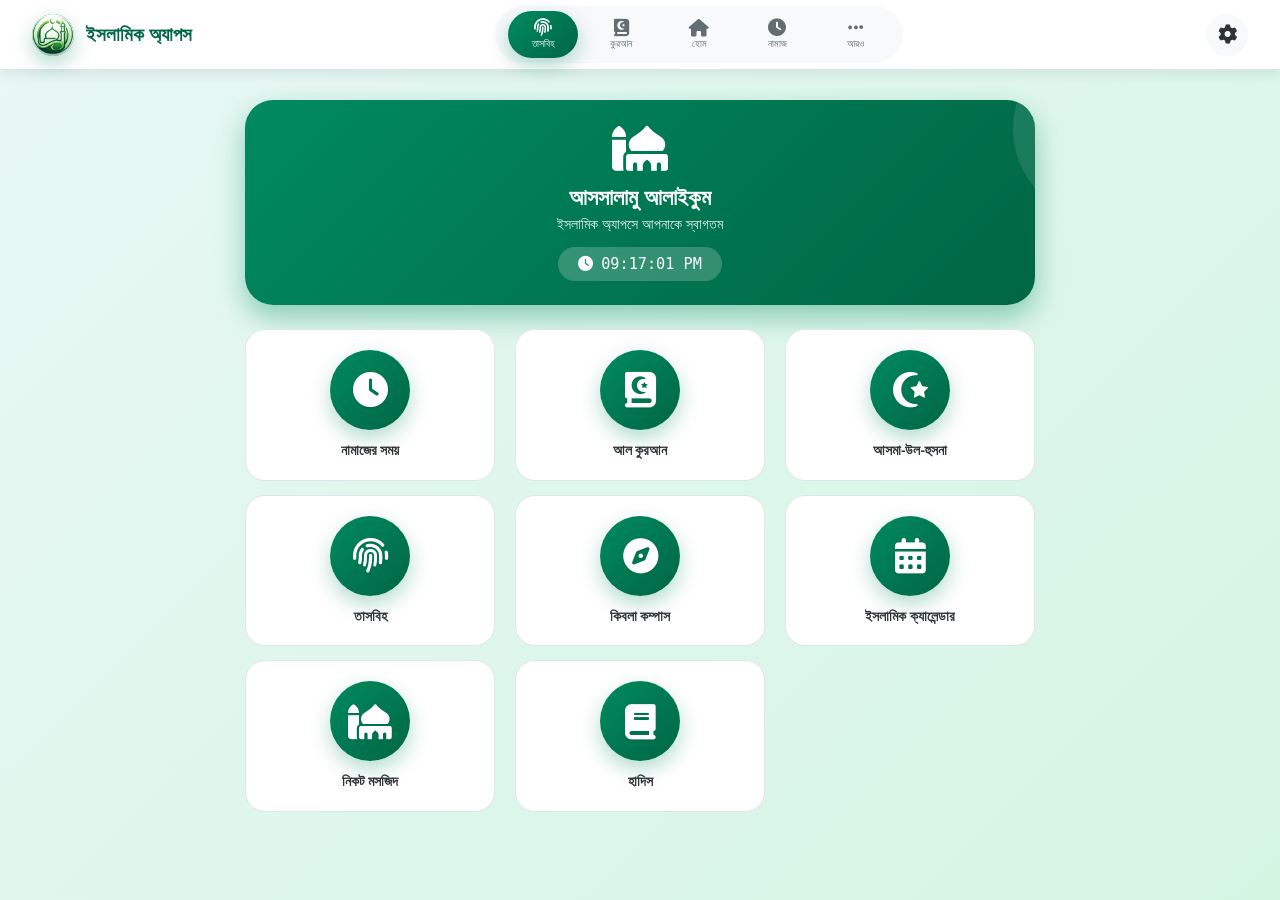
<file: index.html>
<!DOCTYPE html>
<html lang="bn">
<head>
    <meta charset="UTF-8">
    <meta name="viewport" content="width=device-width, initial-scale=1.0, user-scalable=yes, viewport-fit=cover">
    <title>ইসলামিক অ্যাপস | পূর্ণাঙ্গ ইসলামিক টুলস</title>
    <link rel="stylesheet" href="css/style.css">
    <link rel="stylesheet" href="https://cdnjs.cloudflare.com/ajax/libs/font-awesome/6.5.1/css/all.min.css">
</head>
<body>
    <div class="app-container">
        <!-- ডেস্কটপ নেভিগেশন বার -->
        <nav class="top-navbar">
            <div class="nav-brand">
                <div class="custom-logo">
                    <img src="image/Logo.png" alt="Logo" class="logo-img" onerror="this.onerror=null; this.parentElement.innerHTML='<i class=\'fas fa-mosque\'></i>'">
                </div>
                <h1>ইসলামিক অ্যাপস</h1>
            </div>
            <div class="nav-links desktop-nav">
                <a href="tasbih.html" class="nav-link"><i class="fas fa-fingerprint"></i><span>তাসবিহ</span></a>
                <a href="quran.html" class="nav-link"><i class="fas fa-quran"></i><span>কুরআন</span></a>
                <a href="index.html" class="nav-link active"><i class="fas fa-home"></i><span>হোম</span></a>
                <a href="namaz.html" class="nav-link"><i class="fas fa-clock"></i><span>নামাজ</span></a>
                <div class="nav-link more-menu-desktop" id="moreMenuDesktopBtn">
                    <i class="fas fa-ellipsis-h"></i>
                    <span>আরও</span>
                </div>
            </div>
            <div class="nav-actions">
                <button class="icon-btn" id="settingsNavBtn"><i class="fas fa-cog"></i></button>
            </div>
        </nav>

        <!-- মোবাইল হেডার (সাবটেক্সট বাদ দেওয়া হয়েছে) -->
        <div class="mobile-header">
            <div class="mobile-brand">
                <div class="custom-logo small">
                    <img src="image/Logo.png" alt="Logo" class="logo-img" onerror="this.onerror=null; this.parentElement.innerHTML='<i class=\'fas fa-mosque\'></i>'">
                </div>
                <div class="mobile-brand-text">
                    <h2>ইসলামিক অ্যাপস</h2>
                </div>
            </div>
            <button class="mobile-settings-btn" id="mobileSettingsBtn">
                <i class="fas fa-cog"></i>
            </button>
        </div>

        <!-- সেটিংস প্যানেল -->
        <div class="settings-panel" id="settingsPanel">
            <div class="settings-header">
                <h3><i class="fas fa-sliders-h"></i> সেটিংস</h3>
                <button class="close-settings" id="closeSettingsBtn">&times;</button>
            </div>
            <div class="settings-body">
                <div class="setting-item">
                    <label><i class="fas fa-palette"></i> থিম নির্বাচন করুন</label>
                    <div class="theme-controls">
                        <button class="theme-btn active" data-theme="light">☀️ লাইট</button>
                        <button class="theme-btn" data-theme="dark">🌙 ডার্ক</button>
                    </div>
                </div>
            </div>
        </div>

        <!-- মূল কন্টেন্ট -->
        <main class="main-content">
            <!-- ওয়েলকাম কার্ড -->
            <div class="welcome-card">
                <div class="welcome-icon">
                    <i class="fas fa-mosque"></i>
                </div>
                <h1>আসসালামু আলাইকুম</h1>
                <p>ইসলামিক অ্যাপসে আপনাকে স্বাগতম</p>
                <div class="time-card">
                    <i class="fas fa-clock"></i>
                    <span id="liveClock">--:--:-- --</span>
                </div>
            </div>

            <!-- আইকন গ্রিড - প্রথম সারি -->
            <div class="icon-grid">
                <a href="namaz.html" class="icon-card">
                    <div class="icon-circle">
                        <i class="fas fa-clock"></i>
                    </div>
                    <span class="icon-label">নামাজের সময়</span>
                </a>
                <a href="quran.html" class="icon-card">
                    <div class="icon-circle">
                        <i class="fas fa-quran"></i>
                    </div>
                    <span class="icon-label">আল কুরআন</span>
                </a>
                <a href="#" class="icon-card" id="asmaBtn">
                    <div class="icon-circle">
                        <i class="fas fa-star-and-crescent"></i>
                    </div>
                    <span class="icon-label">আসমা-উল-হুসনা</span>
                </a>
            </div>

            <!-- আইকন গ্রিড - দ্বিতীয় সারি -->
            <div class="icon-grid second-row">
                <a href="tasbih.html" class="icon-card">
                    <div class="icon-circle">
                        <i class="fas fa-fingerprint"></i>
                    </div>
                    <span class="icon-label">তাসবিহ</span>
                </a>
                <a href="qibla.html" class="icon-card">
                    <div class="icon-circle">
                        <i class="fas fa-compass"></i>
                    </div>
                    <span class="icon-label">কিবলা কম্পাস</span>
                </a>
                <a href="calendar.html" class="icon-card">
                    <div class="icon-circle">
                        <i class="fas fa-calendar-alt"></i>
                    </div>
                    <span class="icon-label">ইসলামিক ক্যালেন্ডার</span>
                </a>
            </div>

            <!-- আইকন গ্রিড - তৃতীয় সারি -->
            <div class="icon-grid third-row">
                <a href="mosques.html" class="icon-card">
                    <div class="icon-circle">
                        <i class="fas fa-mosque"></i>
                    </div>
                    <span class="icon-label">নিকট মসজিদ</span>
                </a>
                <a href="#" class="icon-card" id="hadithBtn">
                    <div class="icon-circle">
                        <i class="fas fa-book"></i>
                    </div>
                    <span class="icon-label">হাদিস</span>
                </a>
                <div class="icon-card empty-space"></div>
            </div>
        </main>

        <!-- মোবাইল নেভিগেশন বার -->
        <nav class="bottom-navbar">
            <a href="tasbih.html" class="nav-item">
                <i class="fas fa-fingerprint"></i>
                <span>তাসবিহ</span>
            </a>
            <a href="quran.html" class="nav-item">
                <i class="fas fa-quran"></i>
                <span>কুরআন</span>
            </a>
            <a href="index.html" class="nav-item active">
                <i class="fas fa-home"></i>
                <span>হোম</span>
            </a>
            <a href="namaz.html" class="nav-item">
                <i class="fas fa-clock"></i>
                <span>নামাজ</span>
            </a>
            <div class="nav-item more-menu" id="moreMenuBtn">
                <i class="fas fa-ellipsis-h"></i>
                <span>আরও</span>
            </div>
        </nav>

        <!-- মোর মেনু প্যানেল -->
        <div class="more-menu-panel" id="moreMenuPanel">
            <div class="more-menu-header">
                <h3><i class="fas fa-list"></i> অন্যান্য সেবা</h3>
                <button class="close-more-menu" id="closeMoreMenuBtn">&times;</button>
            </div>
            <div class="more-menu-items">
                <a href="qibla.html" class="more-menu-item">
                    <i class="fas fa-compass"></i>
                    <span>কিবলা দিক নির্দেশক</span>
                    <i class="fas fa-chevron-right"></i>
                </a>
                <a href="mosques.html" class="more-menu-item">
                    <i class="fas fa-mosque"></i>
                    <span>নিকটস্থ মসজিদ</span>
                    <i class="fas fa-chevron-right"></i>
                </a>
                <a href="calendar.html" class="more-menu-item">
                    <i class="fas fa-calendar-alt"></i>
                    <span>ইসলামিক ক্যালেন্ডার</span>
                    <i class="fas fa-chevron-right"></i>
                </a>
                <a href="#" class="more-menu-item" id="asmaMenuBtn">
                    <i class="fas fa-star-and-crescent"></i>
                    <span>আসমা-উল-হুসনা</span>
                    <i class="fas fa-chevron-right"></i>
                </a>
                <a href="#" class="more-menu-item" id="hadithMenuBtn">
                    <i class="fas fa-book"></i>
                    <span>হাদিস শরীফ</span>
                    <i class="fas fa-chevron-right"></i>
                </a>
            </div>
        </div>
    </div>

    <script src="js/main.js"></script>
    <script>
        function updateClock() {
            let now = new Date();
            let clockSpan = document.getElementById("liveClock");
            if (clockSpan) {
                let hours = now.getHours();
                let minutes = now.getMinutes();
                let seconds = now.getSeconds();
                let ampm = hours >= 12 ? 'PM' : 'AM';
                hours = hours % 12 || 12;
                clockSpan.innerHTML = `${hours.toString().padStart(2,'0')}:${minutes.toString().padStart(2,'0')}:${seconds.toString().padStart(2,'0')} ${ampm}`;
            }
        }
        updateClock();
        setInterval(updateClock, 1000);
        
        const moreMenuDesktopBtn = document.getElementById('moreMenuDesktopBtn');
        const moreMenuPanel = document.getElementById('moreMenuPanel');
        if (moreMenuDesktopBtn && moreMenuPanel) {
            moreMenuDesktopBtn.addEventListener('click', (e) => {
                e.stopPropagation();
                moreMenuPanel.classList.toggle('open');
            });
        }
        
        document.getElementById('asmaBtn')?.addEventListener('click', (e) => {
            e.preventDefault();
            alert('আসমা-উল-হুসনা ফিচার শীঘ্রই আসছে। ৯৯ টি নাম সহকারে।');
        });
        document.getElementById('hadithBtn')?.addEventListener('click', (e) => {
            e.preventDefault();
            alert('হাদিস ফিচার শীঘ্রই আসছে। বুখারী, মুসলিম সহ বিভিন্ন কিতাবের হাদিস।');
        });
        document.getElementById('asmaMenuBtn')?.addEventListener('click', (e) => {
            e.preventDefault();
            alert('আসমা-উল-হুসনা ফিচার শীঘ্রই আসছে। ৯৯ টি নাম সহকারে।');
        });
        document.getElementById('hadithMenuBtn')?.addEventListener('click', (e) => {
            e.preventDefault();
            alert('হাদিস ফিচার শীঘ্রই আসছে। বুখারী, মুসলিম সহ বিভিন্ন কিতাবের হাদিস।');
        });
    </script>
</body>
</html>
</file>
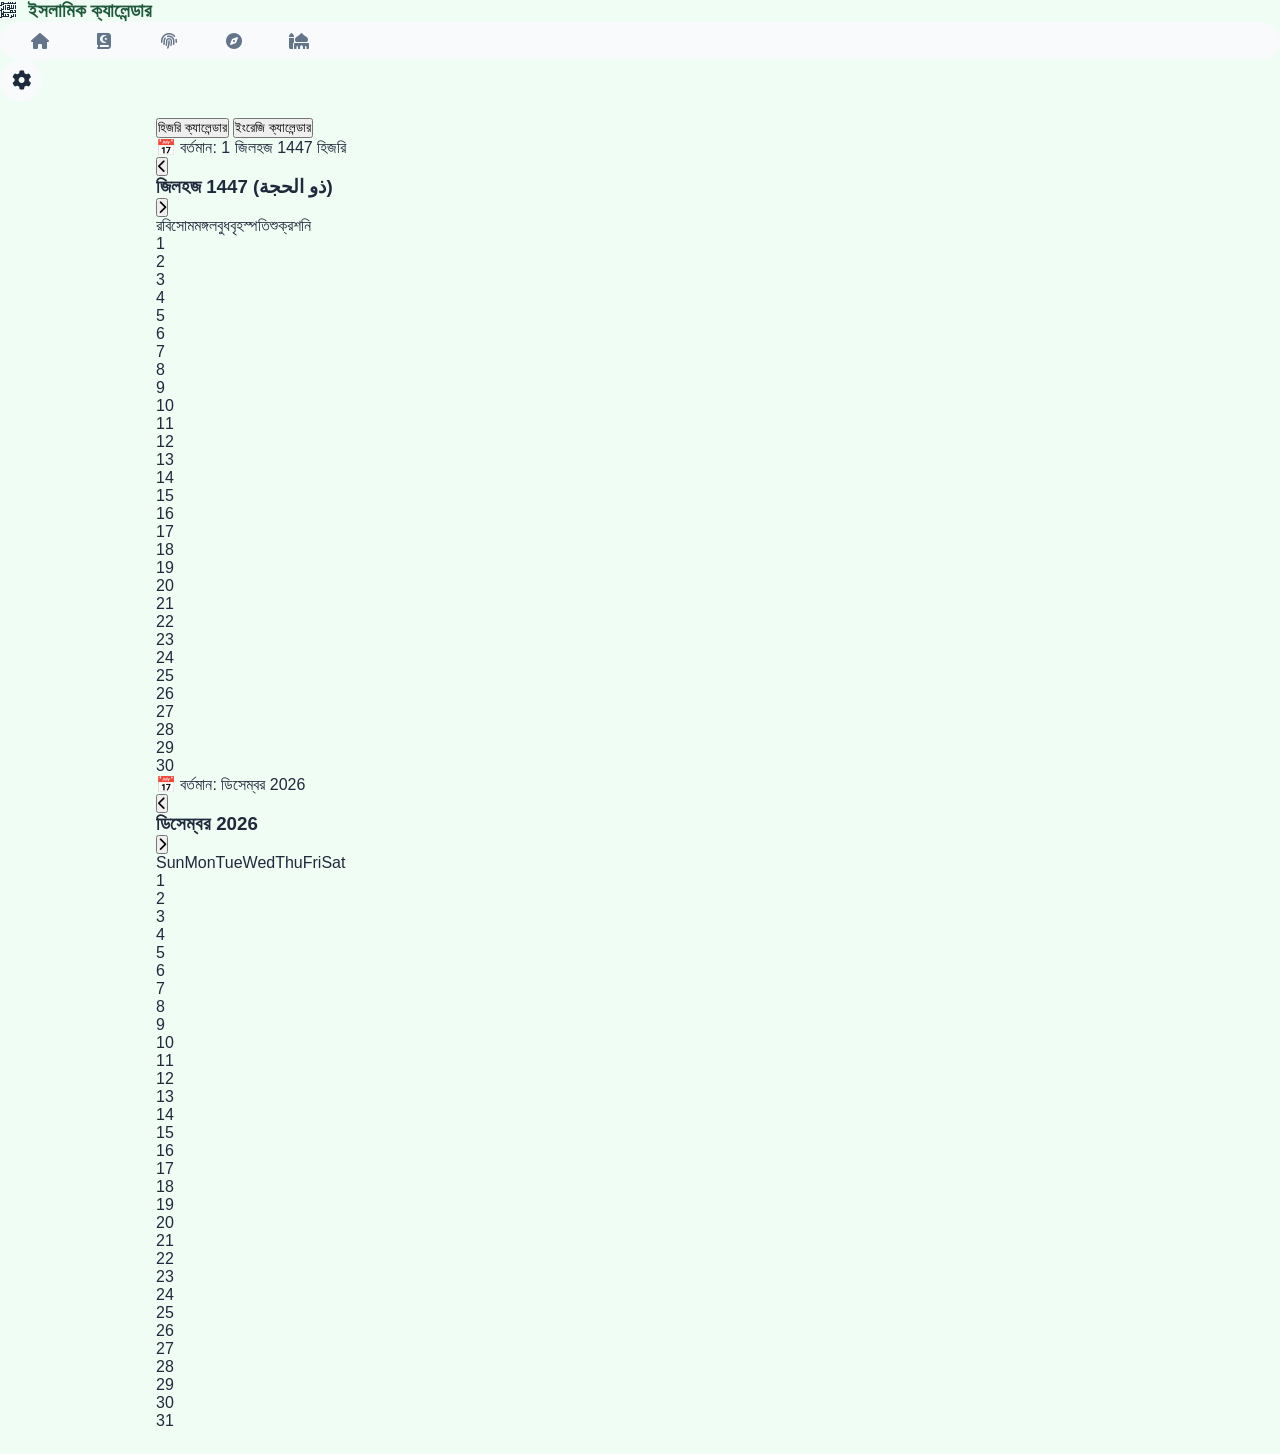
<file: calendar.html>
<!DOCTYPE html>
<html lang="bn">
<head>
    <meta charset="UTF-8">
    <meta name="viewport" content="width=device-width, initial-scale=1.0, user-scalable=yes">
    <title>ইসলামিক অ্যাপস | ক্যালেন্ডার</title>
    <link rel="stylesheet" href="css/style.css">
    <link rel="stylesheet" href="css/calendar.css">
    <link rel="stylesheet" href="https://cdnjs.cloudflare.com/ajax/libs/font-awesome/6.5.1/css/all.min.css">
</head>
<body>
    <div class="app-container">
        <!-- ক্যালেন্ডারের জন্য আলাদা নেভিগেশন বার -->
        <nav class="calendar-navbar">
            <div class="nav-brand">
                <span class="brand-icon">﷽</span>
                <h1>ইসলামিক ক্যালেন্ডার</h1>
            </div>
            <div class="nav-links">
                <a href="index.html" class="nav-link"><i class="fas fa-home"></i></a>
                <a href="quran.html" class="nav-link"><i class="fas fa-quran"></i></a>
                <a href="tasbih.html" class="nav-link"><i class="fas fa-fingerprint"></i></a>
                <a href="qibla.html" class="nav-link"><i class="fas fa-compass"></i></a>
                <a href="mosques.html" class="nav-link"><i class="fas fa-mosque"></i></a>
            </div>
            <div class="nav-actions">
                <button class="icon-btn" id="settingsNavBtn"><i class="fas fa-cog"></i></button>
            </div>
        </nav>

        <div class="settings-panel" id="settingsPanel">
            <div class="settings-header">
                <h3><i class="fas fa-sliders-h"></i> সেটিংস</h3>
                <button class="close-settings" id="closeSettingsBtn">&times;</button>
            </div>
            <div class="settings-body">
                <div class="setting-item">
                    <label><i class="fas fa-palette"></i> থিম</label>
                    <div class="theme-controls">
                        <button class="theme-btn active" data-theme="light">লাইট</button>
                        <button class="theme-btn" data-theme="dark">ডার্ক</button>
                    </div>
                </div>
            </div>
        </div>

        <main class="main-content">
            <div class="calendar-page">
                <div class="calendar-tabs">
                    <button class="cal-tab-btn active" data-tab="hijri">হিজরি ক্যালেন্ডার</button>
                    <button class="cal-tab-btn" data-tab="gregorian">ইংরেজি ক্যালেন্ডার</button>
                </div>

                <div id="hijriCalendarPage" class="cal-tab-content active">
                    <div class="current-date-info" id="hijriCurrentDate">📅 বর্তমান: লোড হচ্ছে...</div>
                    <div class="calendar-header">
                        <button class="calendar-nav" id="prevHijriMonth"><i class="fas fa-chevron-left"></i></button>
                        <h3 id="hijriMonthYear">লোড হচ্ছে...</h3>
                        <button class="calendar-nav" id="nextHijriMonth"><i class="fas fa-chevron-right"></i></button>
                    </div>
                    <div class="calendar-weekdays">
                        <span>রবি</span><span>সোম</span><span>মঙ্গল</span><span>বুধ</span><span>বৃহস্পতি</span><span>শুক্র</span><span>শনি</span>
                    </div>
                    <div class="calendar-days" id="hijriDaysGrid"></div>
                </div>

                <div id="gregorianCalendarPage" class="cal-tab-content">
                    <div class="current-date-info" id="gregorianCurrentDate">📅 বর্তমান: লোড হচ্ছে...</div>
                    <div class="calendar-header">
                        <button class="calendar-nav" id="prevGregMonth"><i class="fas fa-chevron-left"></i></button>
                        <h3 id="gregMonthYear">লোড হচ্ছে...</h3>
                        <button class="calendar-nav" id="nextGregMonth"><i class="fas fa-chevron-right"></i></button>
                    </div>
                    <div class="calendar-weekdays">
                        <span>Sun</span><span>Mon</span><span>Tue</span><span>Wed</span><span>Thu</span><span>Fri</span><span>Sat</span>
                    </div>
                    <div class="calendar-days" id="gregDaysGrid"></div>
                </div>
            </div>
        </main>
    </div>

    <script src="js/main.js"></script>
    <script src="js/calendar.js"></script>
</body>
</html>
</file>
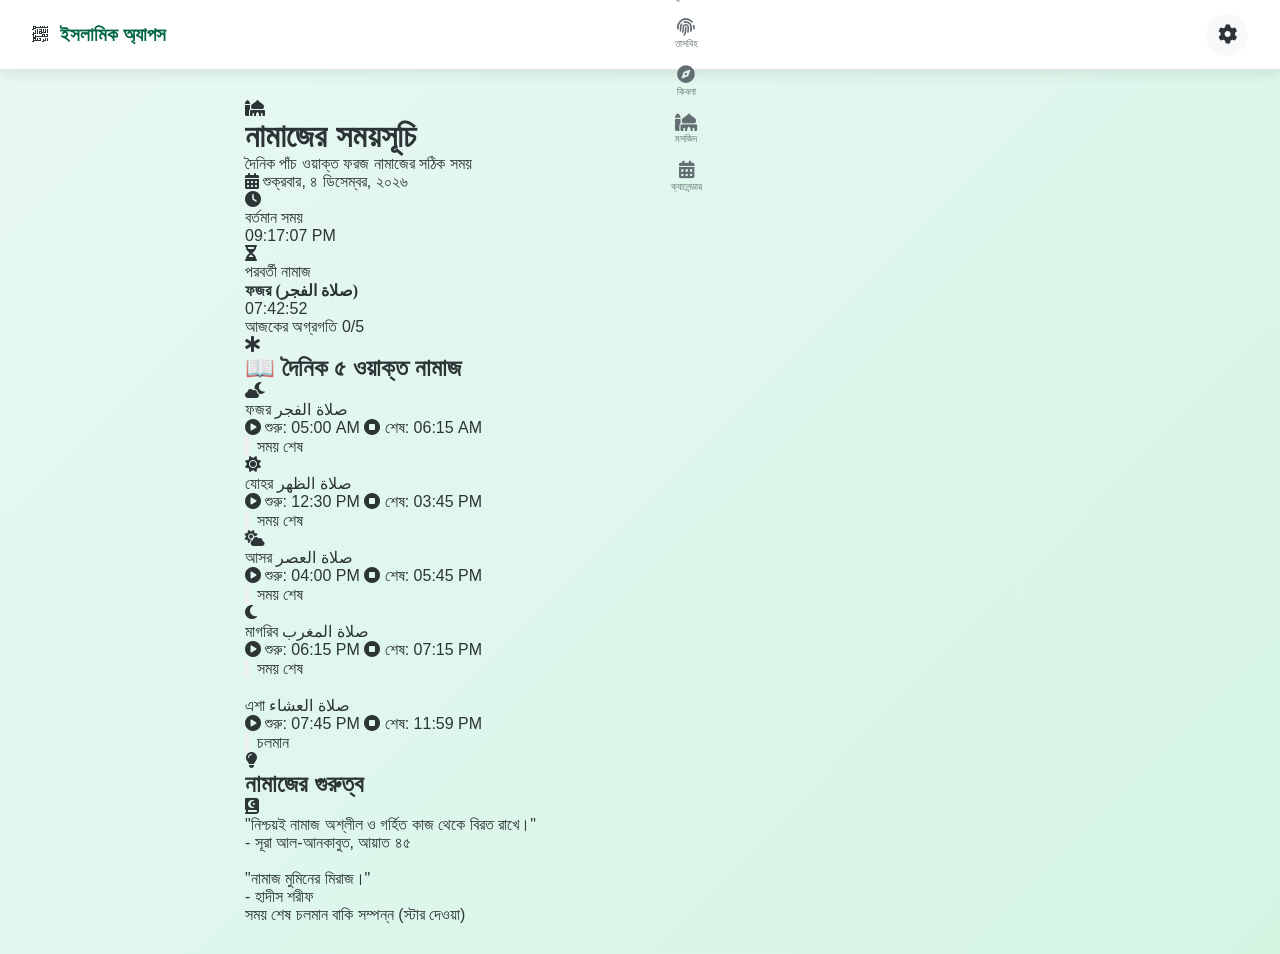
<file: namaz.html>
<!DOCTYPE html>
<html lang="bn">
<head>
    <meta charset="UTF-8">
    <meta name="viewport" content="width=device-width, initial-scale=1.0, user-scalable=yes">
    <title>ইসলামিক অ্যাপস | নামাজের সময়সূচি</title>
    <link rel="stylesheet" href="css/style.css">
    <link rel="stylesheet" href="https://cdnjs.cloudflare.com/ajax/libs/font-awesome/6.5.1/css/all.min.css">
</head>
<body>
    <div class="app-container">
        <!-- নেভিগেশন বার -->
        <nav class="top-navbar">
            <div class="nav-brand">
                <span class="brand-icon">﷽</span>
                <h1>ইসলামিক অ্যাপস</h1>
            </div>
            <div class="nav-links">
                <a href="index.html" class="nav-link"><i class="fas fa-home"></i><span>হোম</span></a>
                <a href="namaz.html" class="nav-link active"><i class="fas fa-clock"></i><span>নামাজ</span></a>
                <a href="quran.html" class="nav-link"><i class="fas fa-quran"></i><span>কুরআন</span></a>
                <a href="tasbih.html" class="nav-link"><i class="fas fa-fingerprint"></i><span>তাসবিহ</span></a>
                <a href="qibla.html" class="nav-link"><i class="fas fa-compass"></i><span>কিবলা</span></a>
                <a href="mosques.html" class="nav-link"><i class="fas fa-mosque"></i><span>মসজিদ</span></a>
                <a href="calendar.html" class="nav-link"><i class="fas fa-calendar-alt"></i><span>ক্যালেন্ডার</span></a>
            </div>
            <div class="nav-actions">
                <button class="icon-btn" id="settingsNavBtn"><i class="fas fa-cog"></i></button>
            </div>
        </nav>

        <!-- সেটিংস প্যানেল -->
        <div class="settings-panel" id="settingsPanel">
            <div class="settings-header">
                <h3><i class="fas fa-sliders-h"></i> সেটিংস</h3>
                <button class="close-settings" id="closeSettingsBtn">&times;</button>
            </div>
            <div class="settings-body">
                <div class="setting-item">
                    <label><i class="fas fa-palette"></i> থিম নির্বাচন করুন</label>
                    <div class="theme-controls">
                        <button class="theme-btn active" data-theme="light">☀️ লাইট মোড</button>
                        <button class="theme-btn" data-theme="dark">🌙 ডার্ক মোড</button>
                    </div>
                </div>
                <div class="setting-item">
                    <label><i class="fas fa-bell"></i> নামাজের রিমাইন্ডার</label>
                    <div class="reminder-controls">
                        <button class="reminder-btn" id="enableReminderBtn">🔔 রিমাইন্ডার চালু করুন</button>
                    </div>
                </div>
                <div class="setting-item">
                    <label><i class="fas fa-undo-alt"></i> নামাজের স্টার রিসেট</label>
                    <button class="reset-stars-btn" id="resetStarsBtn">🔄 সব স্টার রিসেট করুন</button>
                </div>
            </div>
        </div>

        <!-- মূল কন্টেন্ট -->
        <main class="main-content">
            <!-- হিরো সেকশন -->
            <div class="hero-section">
                <div class="hero-icon">
                    <i class="fas fa-mosque"></i>
                </div>
                <h1>নামাজের সময়সূচি</h1>
                <p>দৈনিক পাঁচ ওয়াক্ত ফরজ নামাজের সঠিক সময়</p>
                <div class="today-date" id="todayDate"></div>
            </div>

            <!-- ট্রফি/গিফট সেকশন -->
            <div class="achievement-section" id="achievementSection" style="display: none;">
                <div class="achievement-card">
                    <i class="fas fa-trophy"></i>
                    <div class="achievement-content">
                        <h3>অভিনন্দন! 🎉</h3>
                        <p>আপনি আজকের সব ৫ ওয়াক্ত নামাজ সম্পন্ন করেছেন!</p>
                        <span>আল্লাহ আপনার ইবাদত কবুল করুন</span>
                    </div>
                </div>
            </div>

            <!-- লাইভ তথ্য কার্ড -->
            <div class="info-card-row">
                <div class="info-card live-time">
                    <i class="fas fa-clock"></i>
                    <div class="info-content">
                        <span class="info-label">বর্তমান সময়</span>
                        <div class="time-display" id="liveClock">--:--:-- --</div>
                    </div>
                </div>
                <div class="info-card next-prayer">
                    <i class="fas fa-hourglass-half"></i>
                    <div class="info-content">
                        <span class="info-label">পরবর্তী নামাজ</span>
                        <div class="next-prayer-info">
                            <strong id="nextPrayerName">ফজর</strong>
                            <div class="countdown-timer" id="countdownTimer">--:--:--</div>
                        </div>
                    </div>
                </div>
            </div>

            <!-- আজকের অগ্রগতি -->
            <div class="progress-section">
                <div class="progress-label">
                    <span>আজকের অগ্রগতি</span>
                    <span id="completedCount">0</span>/<span id="totalCount">5</span>
                </div>
                <div class="progress-bar-container">
                    <div class="progress-bar" id="progressBar" style="width: 0%;"></div>
                </div>
            </div>

            <!-- নামাজের তালিকা -->
            <div class="section-title">
                <i class="fas fa-star-of-life"></i>
                <h2>📖 দৈনিক ৫ ওয়াক্ত নামাজ</h2>
            </div>
            <div class="prayer-list" id="prayerTimesList"></div>

            <!-- নামাজের গুরুত্ব -->
            <div class="importance-section">
                <div class="section-title">
                    <i class="fas fa-lightbulb"></i>
                    <h2>নামাজের গুরুত্ব</h2>
                </div>
                <div class="importance-card">
                    <i class="fas fa-quran"></i>
                    <p>"নিশ্চয়ই নামাজ অশ্লীল ও গর্হিত কাজ থেকে বিরত রাখে।"</p>
                    <span>- সূরা আল-আনকাবুত, আয়াত ৪৫</span>
                </div>
                <div class="importance-card">
                    <i class="fas fa-hadith"></i>
                    <p>"নামাজ মুমিনের মিরাজ।"</p>
                    <span>- হাদীস শরীফ</span>
                </div>
            </div>

            <!-- লিজেন্ড -->
            <div class="legend">
                <span><span class="legend-dot ended"></span> সময় শেষ</span>
                <span><span class="legend-dot active"></span> চলমান</span>
                <span><span class="legend-dot upcoming"></span> বাকি</span>
                <span><span class="legend-dot completed"></span> সম্পন্ন (স্টার দেওয়া)</span>
            </div>
        </main>
    </div>

    <script src="js/main.js"></script>
    <script src="js/namaz.js"></script>
</body>
</html>
</file>
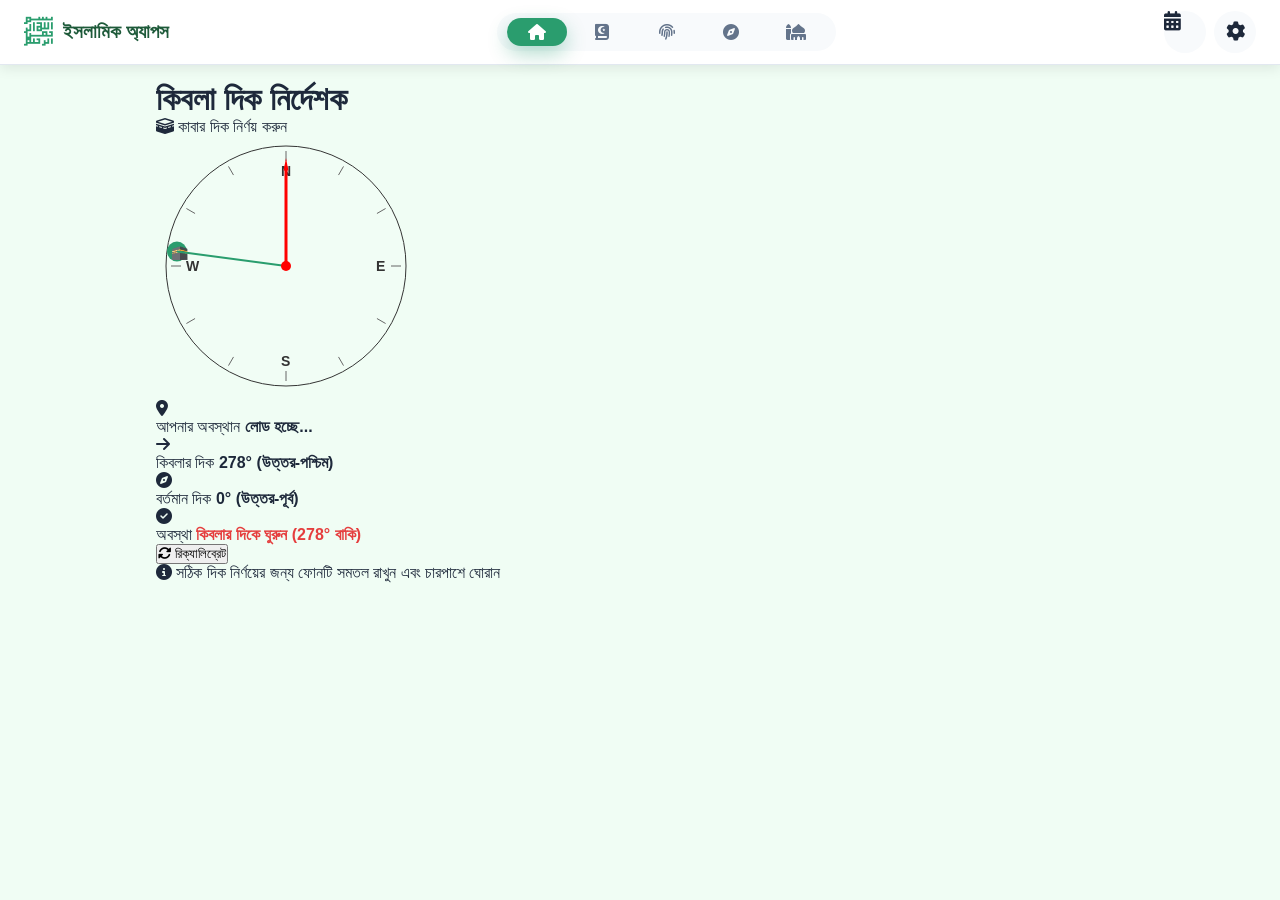
<file: qibla.html>
<!DOCTYPE html>
<html lang="bn">
<head>
    <meta charset="UTF-8">
    <meta name="viewport" content="width=device-width, initial-scale=1.0, user-scalable=yes">
    <title>ইসলামিক অ্যাপস | কিবলা দিক নির্দেশক</title>
    <link rel="stylesheet" href="css/style.css">
    <link rel="stylesheet" href="css/qibla.css">
    <link rel="stylesheet" href="https://cdnjs.cloudflare.com/ajax/libs/font-awesome/6.5.1/css/all.min.css">
</head>
<body>
    <div class="app-container">
        <!-- নেভিগেশন বার -->
        <nav class="top-navbar">
            <div class="nav-brand">
                <span class="brand-icon">﷽</span>
                <h1>ইসলামিক অ্যাপস</h1>
            </div>
            <div class="nav-links">
                <a href="index.html" class="nav-link"><i class="fas fa-home"></i></a>
                <a href="quran.html" class="nav-link"><i class="fas fa-quran"></i></a>
                <a href="tasbih.html" class="nav-link"><i class="fas fa-fingerprint"></i></a>
                <a href="qibla.html" class="nav-link active"><i class="fas fa-compass"></i></a>
                <a href="mosques.html" class="nav-link"><i class="fas fa-mosque"></i></a>
            </div>
            <div class="nav-actions">
                <a href="calendar.html" class="icon-btn"><i class="fas fa-calendar-alt"></i></a>
                <button class="icon-btn" id="settingsNavBtn"><i class="fas fa-cog"></i></button>
            </div>
        </nav>

        <!-- সেটিংস প্যানেল -->
        <div class="settings-panel" id="settingsPanel">
            <div class="settings-header">
                <h3><i class="fas fa-sliders-h"></i> সেটিংস</h3>
                <button class="close-settings" id="closeSettingsBtn">&times;</button>
            </div>
            <div class="settings-body">
                <div class="setting-item">
                    <label><i class="fas fa-palette"></i> থিম</label>
                    <div class="theme-controls">
                        <button class="theme-btn active" data-theme="light">লাইট</button>
                        <button class="theme-btn" data-theme="dark">ডার্ক</button>
                    </div>
                </div>
            </div>
        </div>

        <!-- মূল কন্টেন্ট -->
        <main class="main-content">
            <div class="page-header">
                <h1>কিবলা দিক নির্দেশক</h1>
                <p class="location-badge"><i class="fas fa-kaaba"></i> কাবার দিক নির্ণয় করুন</p>
            </div>

            <div class="qibla-container">
                <div class="compass-wrapper">
                    <canvas id="compassCanvas" width="260" height="260"></canvas>
                </div>

                <div class="info-grid">
                    <div class="info-item">
                        <i class="fas fa-location-dot"></i>
                        <div>
                            <span>আপনার অবস্থান</span>
                            <strong id="userLocationInfo">লোড হচ্ছে...</strong>
                        </div>
                    </div>
                    <div class="info-item">
                        <i class="fas fa-arrow-right"></i>
                        <div>
                            <span>কিবলার দিক</span>
                            <strong id="qiblaDirection">--°</strong>
                        </div>
                    </div>
                    <div class="info-item">
                        <i class="fas fa-compass"></i>
                        <div>
                            <span>বর্তমান দিক</span>
                            <strong id="currentDirection">--°</strong>
                        </div>
                    </div>
                    <div class="info-item">
                        <i class="fas fa-check-circle"></i>
                        <div>
                            <span>অবস্থা</span>
                            <strong id="statusText">সেন্সর চালু হচ্ছে...</strong>
                        </div>
                    </div>
                </div>

                <button class="btn-primary" id="calibrateBtn">
                    <i class="fas fa-sync-alt"></i> রিক্যালিব্রেট
                </button>

                <div class="info-note">
                    <i class="fas fa-info-circle"></i> সঠিক দিক নির্ণয়ের জন্য ফোনটি সমতল রাখুন এবং চারপাশে ঘোরান
                </div>
            </div>
        </main>
    </div>

    <script src="js/main.js"></script>
    <script src="js/qibla.js"></script>
</body>
</html>
</file>
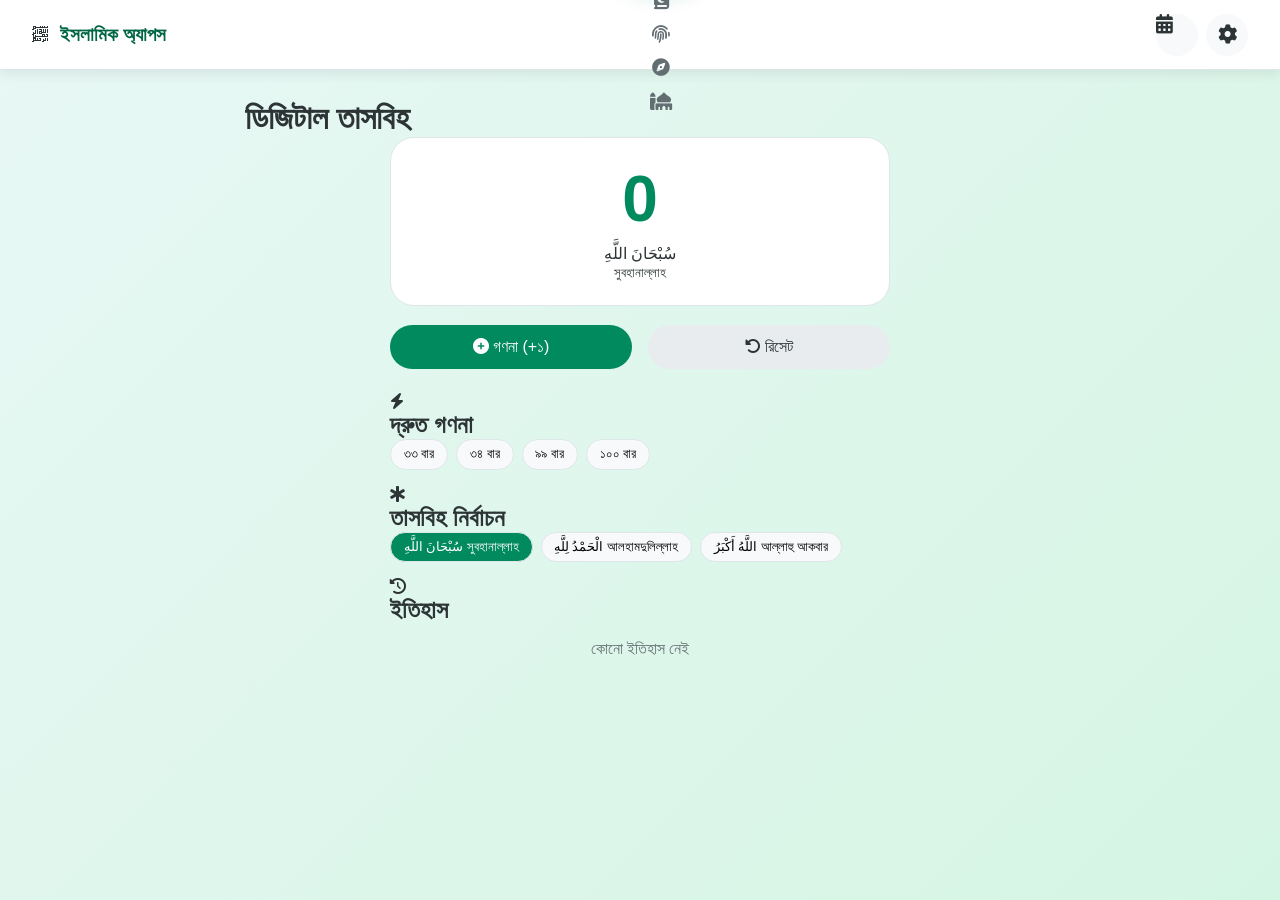
<file: tasbih.html>
<!DOCTYPE html>
<html lang="bn">
<head>
    <meta charset="UTF-8">
    <meta name="viewport" content="width=device-width, initial-scale=1.0, user-scalable=yes">
    <title>ইসলামিক অ্যাপস | তাসবিহ</title>
    <link rel="stylesheet" href="css/style.css">
    <link rel="stylesheet" href="css/tasbih.css">
    <link rel="stylesheet" href="https://cdnjs.cloudflare.com/ajax/libs/font-awesome/6.5.1/css/all.min.css">
</head>
<body>
    <div class="app-container">
        <nav class="top-navbar">
            <div class="nav-brand">
                <span class="brand-icon">﷽</span>
                <h1>ইসলামিক অ্যাপস</h1>
            </div>
            <div class="nav-links">
                <a href="index.html" class="nav-link"><i class="fas fa-home"></i></a>
                <a href="quran.html" class="nav-link"><i class="fas fa-quran"></i></a>
                <a href="tasbih.html" class="nav-link active"><i class="fas fa-fingerprint"></i></a>
                <a href="qibla.html" class="nav-link"><i class="fas fa-compass"></i></a>
                <a href="mosques.html" class="nav-link"><i class="fas fa-mosque"></i></a>
            </div>
            <div class="nav-actions">
                <a href="calendar.html" class="icon-btn"><i class="fas fa-calendar-alt"></i></a>
                <button class="icon-btn" id="settingsNavBtn"><i class="fas fa-cog"></i></button>
            </div>
        </nav>

        <div class="settings-panel" id="settingsPanel">
            <div class="settings-header">
                <h3><i class="fas fa-sliders-h"></i> সেটিংস</h3>
                <button class="close-settings" id="closeSettingsBtn">&times;</button>
            </div>
            <div class="settings-body">
                <div class="setting-item">
                    <label><i class="fas fa-palette"></i> থিম</label>
                    <div class="theme-controls">
                        <button class="theme-btn active" data-theme="light">লাইট</button>
                        <button class="theme-btn" data-theme="dark">ডার্ক</button>
                    </div>
                </div>
            </div>
        </div>

        <main class="main-content">
            <div class="page-header">
                <h1>ডিজিটাল তাসবিহ</h1>
            </div>
            <div class="tasbih-main">
                <div class="tasbih-counter">
                    <div class="tasbih-number" id="tasbihNumber">০</div>
                    <div class="tasbih-label" id="tasbihLabel">সুবহানাল্লাহ</div>
                </div>
                <div class="action-buttons">
                    <button class="btn-primary" id="countBtn"><i class="fas fa-plus-circle"></i> গণনা (+১)</button>
                    <button class="btn-secondary" id="resetBtn"><i class="fas fa-undo-alt"></i> রিসেট</button>
                </div>
                <div class="section-title"><i class="fas fa-bolt"></i><h2>দ্রুত গণনা</h2></div>
                <div class="preset-buttons">
                    <button class="preset-btn" data-count="33">৩৩ বার</button>
                    <button class="preset-btn" data-count="34">৩৪ বার</button>
                    <button class="preset-btn" data-count="99">৯৯ বার</button>
                    <button class="preset-btn" data-count="100">১০০ বার</button>
                </div>
                <div class="section-title"><i class="fas fa-star-of-life"></i><h2>তাসবিহ নির্বাচন</h2></div>
                <div class="type-buttons">
                    <button class="type-btn active" data-type="subhanallah"><span class="arabic">سُبْحَانَ اللَّهِ</span><span> সুবহানাল্লাহ</span></button>
                    <button class="type-btn" data-type="alhamdulillah"><span class="arabic">الْحَمْدُ لِلَّهِ</span><span> আলহামদুলিল্লাহ</span></button>
                    <button class="type-btn" data-type="allahuakbar"><span class="arabic">اللَّهُ أَكْبَرُ</span><span> আল্লাহু আকবার</span></button>
                </div>
                <div class="section-title"><i class="fas fa-history"></i><h2>ইতিহাস</h2></div>
                <div class="history-list scrollable" id="historyList"><p class="empty">কোনো ইতিহাস নেই</p></div>
            </div>
        </main>
    </div>
    <script src="js/main.js"></script>
    <script src="js/tasbih.js"></script>
</body>
</html>
</file>
<file: css/style.css>
/* ========== বাংলা ফন্ট - Kalpurush ========== */
@font-face {
    font-family: 'Kalpurush';
    src: url('https://raw.githubusercontent.com/me-shaon/bangla-fonts/main/Kalpurush/Kalpurush.ttf') format('truetype');
    font-weight: normal;
    font-style: normal;
    font-display: swap;
}

@font-face {
    font-family: 'Kalpurush';
    src: url('https://raw.githubusercontent.com/me-shaon/bangla-fonts/main/Kalpurush/Kalpurush-Bold.ttf') format('truetype');
    font-weight: bold;
    font-style: normal;
    font-display: swap;
}

/* ========== আরবি ফন্ট - Uthman Taha Naskh ========== */
@font-face {
    font-family: 'Uthman Taha Naskh';
    src: url('https://raw.githubusercontent.com/mustafa0x/qpc-fonts/f93bf5f3/various-woff2/UthmanTN1%20Ver10.woff2') format('woff2');
    font-weight: normal;
    font-style: normal;
    font-display: swap;
}

/* ========== CSS ভেরিয়েবল - গাঢ় সবুজ কালার ========== */
:root {
    --primary: #008a5e;
    --primary-dark: #006644;
    --primary-light: #2ecc71;
    --primary-soft: #a8e6cf;
    --primary-gradient: linear-gradient(135deg, #008a5e, #006644);
    --primary-gradient-light: linear-gradient(135deg, #2ecc71, #008a5e);
    --white: #ffffff;
    --gray-light: #f8f9fa;
    --gray: #e9ecef;
    --text-dark: #2d3436;
    --text-gray: #636e72;
    --text-light: #b2bec3;
    --gold: #fdcb6e;
    --shadow: 0 4px 12px rgba(0,0,0,0.08);
    --shadow-lg: 0 10px 25px -5px rgba(0,0,0,0.1);
    --shadow-md: 0 4px 6px -1px rgba(0,0,0,0.1);
    --shadow-primary: 0 8px 20px rgba(0, 138, 94, 0.3);
    --shadow-primary-lg: 0 12px 28px rgba(0, 138, 94, 0.4);
    --radius: 24px;
    --radius-sm: 16px;
    --bg: linear-gradient(135deg, #e8f8f5 0%, #d5f5e3 100%);
    --card-bg: #ffffff;
    --border: #dfe6e9;
}

/* ডার্ক মোড - গাঢ় সবুজ */
body.dark-mode {
    --primary: #007a52;
    --primary-dark: #005a3c;
    --primary-light: #1a7a5a;
    --primary-soft: #064e3a;
    --primary-gradient: linear-gradient(135deg, #007a52, #005a3c);
    --primary-gradient-light: linear-gradient(135deg, #1a7a5a, #007a52);
    --white: #1e272e;
    --gray-light: #2c3e50;
    --gray: #34495e;
    --text-dark: #ecf0f1;
    --text-gray: #bdc3c7;
    --text-light: #7f8c8d;
    --bg: linear-gradient(135deg, #0f172a 0%, #0a0f1a 100%);
    --card-bg: #1e293b;
    --border: #2d3e50;
    --shadow-primary: 0 8px 20px rgba(0, 122, 82, 0.25);
    --shadow-primary-lg: 0 12px 28px rgba(0, 122, 82, 0.35);
}

* {
    margin: 0;
    padding: 0;
    box-sizing: border-box;
    -webkit-tap-highlight-color: transparent;
}

body {
    font-family: 'Kalpurush', 'Segoe UI', 'Noto Sans Bengali', sans-serif;
    background: var(--bg);
    color: var(--text-dark);
    transition: all 0.3s ease;
    min-height: 100vh;
    -webkit-font-smoothing: antialiased;
    -moz-osx-font-smoothing: grayscale;
}

/* আরবি টেক্সটের জন্য স্পেসিফিক ফন্ট */
.arabic-text, .dua-arabic, [class*="arabic"] {
    font-family: 'Uthman Taha Naskh', 'Traditional Arabic', 'Amiri', serif;
}

.app-container {
    min-height: 100vh;
    display: flex;
    flex-direction: column;
}

/* ========== লোগো স্টাইল ========== */
.custom-logo {
    width: 42px;
    height: 42px;
    display: flex;
    align-items: center;
    justify-content: center;
    background: var(--primary-gradient);
    border-radius: 50%;
    overflow: hidden;
    flex-shrink: 0;
    box-shadow: var(--shadow-primary);
}

.custom-logo.small {
    width: 36px;
    height: 36px;
}

.logo-img {
    width: 100%;
    height: 100%;
    object-fit: cover;
    object-position: center;
}

.custom-logo i {
    font-size: 1.3rem;
    color: white;
}

/* ========== ডেস্কটপ নেভিগেশন ========== */
.top-navbar {
    background: var(--card-bg);
    padding: 0 2rem;
    display: flex;
    align-items: center;
    justify-content: space-between;
    gap: 1rem;
    box-shadow: var(--shadow);
    border-bottom: 1px solid var(--border);
    position: sticky;
    top: 0;
    z-index: 100;
    height: 70px;
}

.nav-brand {
    display: flex;
    align-items: center;
    gap: 12px;
}

.nav-brand h1 {
    font-size: 1.2rem;
    color: var(--primary-dark);
    font-weight: bold;
    font-family: 'Kalpurush', 'Segoe UI', sans-serif;
}

.nav-links.desktop-nav {
    display: flex;
    gap: 0.5rem;
    background: var(--gray-light);
    padding: 0.3rem 0.8rem;
    border-radius: 60px;
}

.nav-link {
    display: flex;
    flex-direction: column;
    align-items: center;
    justify-content: center;
    gap: 2px;
    padding: 8px 16px;
    border-radius: 50px;
    color: var(--text-gray);
    font-size: 0.7rem;
    text-decoration: none;
    min-width: 70px;
    transition: all 0.2s;
    cursor: pointer;
    font-family: 'Kalpurush', 'Segoe UI', sans-serif;
}

.nav-link i { font-size: 1.1rem; }
.nav-link span { font-size: 0.6rem; font-weight: 500; }
.nav-link.active { background: var(--primary-gradient); color: white; box-shadow: var(--shadow-primary); }
.nav-link:hover:not(.active) { background: var(--primary-soft); color: var(--primary-dark); }

.nav-actions { display: flex; gap: 0.5rem; }
.icon-btn {
    width: 42px; height: 42px;
    border-radius: 50%;
    background: var(--gray-light);
    border: none;
    color: var(--text-dark);
    font-size: 1.2rem;
    cursor: pointer;
    transition: all 0.2s;
}
.icon-btn:hover { background: var(--primary-gradient); color: white; transform: rotate(90deg); }

/* ========== মোবাইল হেডার ========== */
.mobile-header {
    display: none;
    background: var(--card-bg);
    padding: 12px 16px;
    border-bottom: 1px solid var(--border);
    align-items: center;
    justify-content: space-between;
    position: sticky;
    top: 0;
    z-index: 100;
}

.mobile-brand {
    display: flex;
    align-items: center;
    gap: 12px;
}

.mobile-brand-text h2 {
    font-size: 1rem;
    color: var(--primary-dark);
    margin-bottom: 0;
    font-family: 'Kalpurush', 'Segoe UI', sans-serif;
}

.mobile-settings-btn {
    width: 40px; height: 40px;
    border-radius: 50%;
    background: var(--gray-light);
    border: none;
    color: var(--text-dark);
    font-size: 1.2rem;
    cursor: pointer;
    display: flex;
    align-items: center;
    justify-content: center;
}

/* ========== সেটিংস প্যানেল ========== */
.settings-panel {
    position: fixed;
    top: 70px;
    right: -340px;
    width: 300px;
    background: var(--card-bg);
    border-radius: 0 0 var(--radius) var(--radius);
    z-index: 200;
    transition: right 0.3s ease;
    border: 1px solid var(--border);
    border-top: none;
    box-shadow: var(--shadow-lg);
}
.settings-panel.open { right: 0; }

.settings-header {
    display: flex;
    justify-content: space-between;
    align-items: center;
    padding: 1rem 1.2rem;
    border-bottom: 1px solid var(--border);
    background: var(--primary-gradient);
}
.settings-header h3 { color: white; font-size: 1rem; font-family: 'Kalpurush', 'Segoe UI', sans-serif; }
.close-settings {
    background: rgba(255,255,255,0.2);
    border: none;
    font-size: 1.3rem;
    cursor: pointer;
    color: white;
    width: 32px;
    height: 32px;
    border-radius: 50%;
    transition: all 0.2s;
}
.close-settings:hover { background: rgba(255,255,255,0.3); }

.settings-body { padding: 1.2rem; }
.setting-item { margin-bottom: 1.2rem; }
.setting-item label {
    display: block;
    margin-bottom: 0.5rem;
    font-size: 0.85rem;
    color: var(--text-gray);
    font-weight: 500;
    font-family: 'Kalpurush', 'Segoe UI', sans-serif;
}
.theme-controls { display: flex; gap: 0.5rem; }
.theme-btn {
    flex: 1;
    padding: 0.6rem;
    border: 1px solid var(--border);
    background: var(--gray-light);
    border-radius: 40px;
    cursor: pointer;
    font-family: 'Kalpurush', 'Segoe UI', sans-serif;
    font-size: 0.8rem;
    transition: all 0.2s;
}
.theme-btn.active { background: var(--primary-gradient); color: white; border-color: var(--primary); }

/* ========== মোর মেনু প্যানেল ========== */
.more-menu-panel {
    position: fixed;
    top: 70px;
    right: -340px;
    width: 300px;
    background: var(--card-bg);
    border-radius: 0 0 var(--radius) var(--radius);
    z-index: 200;
    transition: right 0.3s ease;
    border: 1px solid var(--border);
    border-top: none;
    box-shadow: var(--shadow-lg);
}
.more-menu-panel.open { right: 0; }

.more-menu-header {
    display: flex;
    justify-content: space-between;
    align-items: center;
    padding: 1rem 1.2rem;
    border-bottom: 1px solid var(--border);
    background: var(--primary-gradient);
}
.more-menu-header h3 { color: white; font-size: 1rem; font-family: 'Kalpurush', 'Segoe UI', sans-serif; }
.close-more-menu {
    background: rgba(255,255,255,0.2);
    border: none;
    font-size: 1.3rem;
    cursor: pointer;
    color: white;
    width: 32px;
    height: 32px;
    border-radius: 50%;
}

.more-menu-items { padding: 0.8rem; max-height: 400px; overflow-y: auto; }
.more-menu-item {
    display: flex;
    align-items: center;
    gap: 1rem;
    padding: 1rem;
    text-decoration: none;
    color: var(--text-dark);
    border-bottom: 1px solid var(--border);
    transition: all 0.2s;
    border-radius: 12px;
    margin-bottom: 4px;
    font-family: 'Kalpurush', 'Segoe UI', sans-serif;
}
.more-menu-item:hover { background: var(--gray-light); }
.more-menu-item i:first-child {
    width: 42px;
    height: 42px;
    background: var(--primary-soft);
    border-radius: 50%;
    display: flex;
    align-items: center;
    justify-content: center;
    color: var(--primary);
    font-size: 1.2rem;
}
.more-menu-item span { flex: 1; font-size: 0.9rem; font-weight: 500; }
.more-menu-item i:last-child { color: var(--text-light); font-size: 0.8rem; }

/* ========== মূল কন্টেন্ট ========== */
.main-content {
    flex: 1;
    padding: 20px;
    max-width: 550px;
    margin: 0 auto;
    width: 100%;
}

/* ওয়েলকাম কার্ড */
.welcome-card {
    background: var(--primary-gradient);
    border-radius: 28px;
    padding: 24px 20px;
    text-align: center;
    color: white;
    margin-bottom: 24px;
    box-shadow: var(--shadow-primary-lg);
    position: relative;
    overflow: hidden;
}

.welcome-card::before {
    content: '';
    position: absolute;
    top: -30%;
    right: -20%;
    width: 180px;
    height: 180px;
    background: rgba(255,255,255,0.1);
    border-radius: 50%;
}

.welcome-card::after {
    content: '';
    position: absolute;
    bottom: -30%;
    left: -20%;
    width: 150px;
    height: 150px;
    background: rgba(255,255,255,0.08);
    border-radius: 50%;
}

.welcome-icon { font-size: 2.8rem; margin-bottom: 10px; position: relative; z-index: 1; }
.welcome-card h1 { font-size: 1.4rem; margin-bottom: 6px; position: relative; z-index: 1; font-family: 'Kalpurush', 'Segoe UI', sans-serif; }
.welcome-card p { font-size: 0.85rem; opacity: 0.9; margin-bottom: 14px; position: relative; z-index: 1; font-family: 'Kalpurush', 'Segoe UI', sans-serif; }
.time-card {
    background: rgba(255,255,255,0.2);
    display: inline-flex;
    align-items: center;
    gap: 8px;
    padding: 8px 20px;
    border-radius: 50px;
    font-size: 0.95rem;
    font-family: monospace;
    backdrop-filter: blur(10px);
    position: relative;
    z-index: 1;
}

/* ========== আইকন গ্রিড ========== */
.icon-grid {
    display: flex;
    justify-content: space-between;
    gap: 14px;
    margin-bottom: 14px;
}

.icon-grid.second-row {
    margin-bottom: 14px;
}

.icon-grid.third-row {
    margin-bottom: 0;
}

.icon-card {
    flex: 1;
    background: var(--card-bg);
    border-radius: 20px;
    padding: 16px 8px;
    text-align: center;
    text-decoration: none;
    border: 1px solid var(--border);
    transition: all 0.3s ease;
    cursor: pointer;
    position: relative;
    box-shadow: var(--shadow-sm);
}

.icon-card:hover {
    transform: translateY(-5px);
    box-shadow: var(--shadow-md);
    border-color: var(--primary);
}

.icon-card:active {
    transform: translateY(-2px);
}

.empty-space {
    visibility: hidden;
    pointer-events: none;
    opacity: 0;
}

/* আইকন সার্কেল */
.icon-circle {
    width: 65px;
    height: 65px;
    background: var(--primary-gradient);
    border-radius: 50%;
    display: flex;
    align-items: center;
    justify-content: center;
    margin: 0 auto 12px;
    box-shadow: var(--shadow-primary);
    transition: all 0.3s;
}

.icon-card:hover .icon-circle {
    transform: scale(1.05);
    box-shadow: var(--shadow-primary-lg);
}

.icon-circle i {
    font-size: 1.8rem;
    color: white;
    text-shadow: 0 1px 2px rgba(0,0,0,0.1);
}

.icon-label {
    font-size: 0.75rem;
    font-weight: bold;
    color: var(--text-dark);
    display: block;
    line-height: 1.3;
    font-family: 'Kalpurush', 'Segoe UI', sans-serif;
}

/* দুআ কার্ডের জন্য আরবি ফন্ট */
.dua-arabic {
    font-family: 'Uthman Taha Naskh', 'Traditional Arabic', 'Amiri', serif;
    font-size: 1rem;
    line-height: 1.6;
    text-align: center;
    margin-bottom: 0.8rem;
    color: var(--primary-dark);
}

/* মোবাইল নেভিগেশন বার */
.bottom-navbar {
    display: none;
    position: fixed;
    bottom: 0;
    left: 0;
    right: 0;
    background: var(--card-bg);
    justify-content: space-around;
    align-items: center;
    padding: 10px 12px;
    border-top: 1px solid var(--border);
    z-index: 100;
    backdrop-filter: blur(20px);
}
.nav-item {
    display: flex;
    flex-direction: column;
    align-items: center;
    justify-content: center;
    gap: 3px;
    padding: 8px 12px;
    border-radius: 40px;
    color: var(--text-gray);
    font-size: 0.7rem;
    text-decoration: none;
    min-width: 60px;
    background: none;
    border: none;
    cursor: pointer;
    transition: all 0.2s;
    font-family: 'Kalpurush', 'Segoe UI', sans-serif;
}
.nav-item:active { transform: scale(0.95); }
.nav-item i { font-size: 1.2rem; }
.nav-item span { font-size: 0.55rem; font-weight: 500; }
.nav-item.active { background: var(--primary-gradient); color: white; box-shadow: var(--shadow-primary); }

/* টোস্ট */
.toast {
    position: fixed;
    bottom: 90px;
    left: 50%;
    transform: translateX(-50%);
    background: var(--primary-gradient);
    color: white;
    padding: 12px 24px;
    border-radius: 50px;
    z-index: 1000;
    font-size: 0.85rem;
    white-space: nowrap;
    box-shadow: var(--shadow-primary-lg);
    animation: fadeInUp 0.3s ease;
    font-family: 'Kalpurush', 'Segoe UI', sans-serif;
}
@keyframes fadeInUp {
    from { opacity: 0; transform: translateX(-50%) translateY(20px); }
    to { opacity: 1; transform: translateX(-50%) translateY(0); }
}

/* ========== ডেস্কটপ ভিউ ========== */
@media (min-width: 769px) {
    .mobile-header, .bottom-navbar { display: none !important; }
    .top-navbar { display: flex; }
    .main-content { max-width: 850px; padding: 30px; }
    .icon-circle { width: 80px; height: 80px; }
    .icon-circle i { font-size: 2.2rem; }
    .icon-label { font-size: 0.85rem; }
    .toast { bottom: 30px; }
    .icon-grid { gap: 20px; }
    .icon-card { padding: 20px 12px; }
    .settings-panel, .more-menu-panel {
        top: 75px;
        right: -340px;
        border-radius: var(--radius);
        border-top: 1px solid var(--border);
    }
    .settings-panel.open, .more-menu-panel.open { right: 20px; }
}

/* ========== মোবাইল ভিউ ========== */
@media (max-width: 768px) {
    .top-navbar { display: none !important; }
    .mobile-header { display: flex; }
    .bottom-navbar { display: flex; }
    .main-content { padding: 15px; padding-bottom: 80px; max-width: 100%; }
    .toast { bottom: 80px; white-space: normal; text-align: center; max-width: 85%; font-size: 0.75rem; }
    .icon-circle { width: 60px; height: 60px; }
    .icon-circle i { font-size: 1.6rem; }
    .icon-label { font-size: 0.7rem; }
    
    body, .nav-link, .nav-item, .icon-label, .welcome-card h1, .welcome-card p, .setting-item label, .more-menu-item span {
        font-family: 'Kalpurush', 'Segoe UI', 'Noto Sans Bengali', sans-serif;
    }
}

@media (max-width: 480px) {
    .bottom-navbar { padding: 8px 8px; }
    .nav-item { min-width: 52px; padding: 6px 8px; }
    .nav-item i { font-size: 1.1rem; }
    .nav-item span { font-size: 0.5rem; }
    
    .icon-grid { gap: 10px; }
    .icon-circle { width: 52px; height: 52px; }
    .icon-circle i { font-size: 1.4rem; }
    .icon-label { font-size: 0.65rem; }
    .icon-card { padding: 12px 5px; }
    
    .welcome-card { padding: 18px 15px; }
    .welcome-icon { font-size: 2.2rem; }
    .welcome-card h1 { font-size: 1.2rem; }
    
    .settings-panel, .more-menu-panel { width: 280px; right: -290px; }
    .settings-panel.open, .more-menu-panel.open { right: 0; }
    
    .dua-arabic {
        font-size: 0.9rem;
    }
}

@media (max-width: 380px) {
    .icon-circle { width: 46px; height: 46px; }
    .icon-circle i { font-size: 1.2rem; }
    .icon-label { font-size: 0.6rem; }
    .nav-item { min-width: 46px; }
    .dua-arabic {
        font-size: 0.8rem;
    }
}
</file>
<file: css/calendar.css>
/* ========== বাংলা ফন্ট - Kalpurush ========== */
@font-face {
    font-family: 'Kalpurush';
    src: url('https://raw.githubusercontent.com/me-shaon/bangla-fonts/main/Kalpurush/Kalpurush.ttf') format('truetype');
    font-weight: normal;
    font-display: swap;
}
@font-face {
    font-family: 'Kalpurush';
    src: url('https://raw.githubusercontent.com/me-shaon/bangla-fonts/main/Kalpurush/Kalpurush-Bold.ttf') format('truetype');
    font-weight: bold;
    font-display: swap;
}

/* ========== আরবি ফন্ট ========== */
@font-face {
    font-family: 'Uthman Taha Naskh';
    src: url('https://raw.githubusercontent.com/mustafa0x/qpc-fonts/f93bf5f3/various-woff2/UthmanTN1%20Ver10.woff2') format('woff2');
    font-weight: normal;
    font-display: swap;
}

/* ========== CSS ভেরিয়েবল ========== */
:root {
    --primary: #2a9d6e;
    --primary-dark: #1e5a3a;
    --primary-light: #e8f5e9;
    --white: #ffffff;
    --gray-light: #f8fafc;
    --gray: #e2e8f0;
    --text-dark: #1e293b;
    --text-gray: #64748b;
    --text-light: #94a3b8;
    --gold: #d4af37;
    --red: #ef4444;
    --shadow: 0 4px 12px rgba(0,0,0,0.08);
    --shadow-lg: 0 10px 25px -5px rgba(0,0,0,0.1);
    --radius: 24px;
    --radius-sm: 16px;
    --bg: #f0fdf4;
    --card-bg: #ffffff;
    --border: #e2e8f0;
}

body.dark-mode {
    --primary: #22c55e;
    --primary-dark: #16a34a;
    --primary-light: #166534;
    --white: #1e293b;
    --gray-light: #0f172a;
    --gray: #334155;
    --text-dark: #f1f5f9;
    --text-gray: #94a3b8;
    --text-light: #64748b;
    --bg: #0f172a;
    --card-bg: #1e293b;
    --border: #334155;
}

* {
    margin: 0;
    padding: 0;
    box-sizing: border-box;
}

body {
    font-family: 'Kalpurush', -apple-system, BlinkMacSystemFont, sans-serif;
    background: var(--bg);
    color: var(--text-dark);
    transition: all 0.3s ease;
}

.app-container {
    min-height: 100vh;
    display: flex;
    flex-direction: column;
}

/* ========== কাস্টম লোগো ========== */
.custom-logo {
    width: 45px;
    height: 45px;
    display: flex;
    align-items: center;
    justify-content: center;
    background: linear-gradient(135deg, var(--primary-light), var(--primary));
    border-radius: 50%;
    box-shadow: 0 2px 8px rgba(0,0,0,0.1);
}

.custom-logo.small {
    width: 40px;
    height: 40px;
}

.logo-svg {
    width: 32px;
    height: 32px;
}

.custom-logo.small .logo-svg {
    width: 28px;
    height: 28px;
}

/* ========== ডেস্কটপ নেভিগেশন ========== */
.top-navbar {
    background: var(--card-bg);
    padding: 0 1.5rem;
    display: flex;
    align-items: center;
    justify-content: space-between;
    gap: 1rem;
    box-shadow: var(--shadow);
    border-bottom: 1px solid var(--border);
    position: sticky;
    top: 0;
    z-index: 100;
    height: 65px;
}

.nav-brand {
    display: flex;
    align-items: center;
    gap: 12px;
}

.nav-brand h1 {
    font-size: 1.2rem;
    color: var(--primary-dark);
}

.nav-links {
    display: flex;
    gap: 0.3rem;
    background: var(--gray-light);
    padding: 0.3rem 0.6rem;
    border-radius: 50px;
}

.nav-link {
    display: flex;
    flex-direction: column;
    align-items: center;
    justify-content: center;
    gap: 2px;
    padding: 6px 12px;
    border-radius: 40px;
    color: var(--text-gray);
    font-size: 0.7rem;
    text-decoration: none;
    min-width: 60px;
}

.nav-link i { font-size: 1rem; }
.nav-link span { font-size: 0.55rem; }
.nav-link.active { background: var(--primary); color: white; }

.nav-actions { display: flex; gap: 0.5rem; }
.icon-btn {
    width: 42px; height: 42px;
    border-radius: 50%;
    background: var(--gray-light);
    border: none;
    color: var(--text-dark);
    font-size: 1.2rem;
    cursor: pointer;
}
.icon-btn:hover { background: var(--primary); color: white; }

/* ========== মোবাইল হেডার ========== */
.mobile-header {
    display: none;
    background: var(--card-bg);
    padding: 1rem;
    border-bottom: 1px solid var(--border);
    align-items: center;
    justify-content: space-between;
    position: sticky;
    top: 0;
    z-index: 100;
}

.mobile-brand {
    display: flex;
    align-items: center;
    gap: 12px;
}

.mobile-brand-text h2 {
    font-size: 1rem;
    color: var(--primary-dark);
    margin-bottom: 2px;
}
.mobile-brand-text p {
    font-size: 0.6rem;
    color: var(--text-gray);
}

.mobile-settings-btn {
    width: 44px; height: 44px;
    border-radius: 50%;
    background: var(--gray-light);
    border: none;
    color: var(--text-dark);
    font-size: 1.2rem;
    cursor: pointer;
    display: flex;
    align-items: center;
    justify-content: center;
}

/* ========== সেটিংস প্যানেল ========== */
.settings-panel {
    position: fixed;
    top: 70px;
    right: -320px;
    width: 280px;
    background: var(--card-bg);
    border-radius: var(--radius);
    z-index: 200;
    transition: right 0.3s ease;
    border: 1px solid var(--border);
    box-shadow: var(--shadow-lg);
}
.settings-panel.open { right: 15px; }

.settings-header {
    display: flex;
    justify-content: space-between;
    align-items: center;
    padding: 0.8rem 1rem;
    border-bottom: 1px solid var(--border);
}
.settings-header h3 { color: var(--primary); font-size: 1rem; }
.close-settings {
    background: none;
    border: none;
    font-size: 1.3rem;
    cursor: pointer;
    color: var(--text-gray);
}

.settings-body { padding: 1rem; }
.setting-item { margin-bottom: 1.2rem; }
.setting-item label {
    display: block;
    margin-bottom: 0.5rem;
    font-size: 0.85rem;
    color: var(--text-gray);
}
.theme-controls { display: flex; gap: 0.5rem; }
.theme-btn {
    flex: 1;
    padding: 0.5rem;
    border: 1px solid var(--border);
    background: var(--gray-light);
    border-radius: 30px;
    cursor: pointer;
    font-family: 'Kalpurush', sans-serif;
    font-size: 0.8rem;
}
.theme-btn.active { background: var(--primary); color: white; }

/* ========== মোর মেনু প্যানেল ========== */
.more-menu-panel {
    position: fixed;
    bottom: -400px;
    left: 0;
    right: 0;
    background: var(--card-bg);
    border-radius: var(--radius) var(--radius) 0 0;
    z-index: 250;
    transition: bottom 0.3s ease;
    box-shadow: var(--shadow-lg);
    border-top: 1px solid var(--border);
}
.more-menu-panel.open { bottom: 70px; }

.more-menu-header {
    display: flex;
    justify-content: space-between;
    align-items: center;
    padding: 1rem;
    border-bottom: 1px solid var(--border);
}
.more-menu-header h3 { color: var(--primary); font-size: 1rem; }
.close-more-menu {
    background: none;
    border: none;
    font-size: 1.3rem;
    cursor: pointer;
    color: var(--text-gray);
}

.more-menu-items { padding: 0.5rem; }
.more-menu-item {
    display: flex;
    align-items: center;
    gap: 1rem;
    padding: 1rem;
    text-decoration: none;
    color: var(--text-dark);
    border-bottom: 1px solid var(--border);
}
.more-menu-item i:first-child {
    width: 40px;
    height: 40px;
    background: var(--primary-light);
    border-radius: 50%;
    display: flex;
    align-items: center;
    justify-content: center;
    color: var(--primary);
    font-size: 1.1rem;
}
.more-menu-item span { flex: 1; font-size: 0.9rem; }
.more-menu-item i:last-child { color: var(--text-light); font-size: 0.8rem; }

/* ========== মূল কন্টেন্ট ========== */
.main-content {
    flex: 1;
    padding: 1rem;
    max-width: 1000px;
    margin: 0 auto;
    width: 100%;
}

/* ওয়েলকাম কার্ড */
.welcome-card {
    background: linear-gradient(135deg, var(--primary), var(--primary-dark));
    border-radius: var(--radius);
    padding: 1.8rem;
    text-align: center;
    color: white;
    margin-bottom: 1.2rem;
}
.welcome-icon { font-size: 3rem; margin-bottom: 0.5rem; }
.welcome-card h1 { font-size: 1.4rem; margin-bottom: 0.3rem; }
.welcome-card p { font-size: 0.85rem; opacity: 0.9; margin-bottom: 1rem; }
.time-card {
    background: rgba(255,255,255,0.2);
    display: inline-flex;
    align-items: center;
    gap: 8px;
    padding: 0.6rem 1.2rem;
    border-radius: 50px;
    font-size: 1rem;
    font-family: monospace;
}

/* ফিচার গ্রিড */
.features-grid {
    display: flex;
    flex-direction: column;
    gap: 0.8rem;
    margin-bottom: 1.2rem;
}
.feature-card {
    background: var(--card-bg);
    border-radius: var(--radius-sm);
    padding: 1rem;
    display: flex;
    align-items: center;
    gap: 1rem;
    text-decoration: none;
    border: 1px solid var(--border);
}
.feature-icon {
    width: 50px;
    height: 50px;
    background: var(--primary-light);
    border-radius: 50%;
    display: flex;
    align-items: center;
    justify-content: center;
}
.feature-icon i { font-size: 1.3rem; color: var(--primary); }
.feature-info { flex: 1; }
.feature-info h3 { font-size: 0.9rem; color: var(--text-dark); margin-bottom: 3px; }
.feature-info p { font-size: 0.65rem; color: var(--text-gray); }
.feature-card i:last-child { color: var(--text-light); font-size: 0.8rem; }

/* মোর সেকশন */
.more-section {
    background: var(--card-bg);
    border-radius: var(--radius-sm);
    padding: 1rem;
    margin-bottom: 1.2rem;
    border: 1px solid var(--border);
}
.section-header {
    display: flex;
    align-items: center;
    gap: 8px;
    margin-bottom: 1rem;
    padding-bottom: 0.5rem;
    border-bottom: 1px solid var(--border);
}
.section-header i { font-size: 1rem; color: var(--gold); }
.section-header h3 { font-size: 0.9rem; color: var(--text-dark); }
.more-grid {
    display: flex;
    justify-content: space-around;
    gap: 1rem;
}
.more-card {
    flex: 1;
    display: flex;
    flex-direction: column;
    align-items: center;
    gap: 8px;
    padding: 0.8rem;
    background: var(--gray-light);
    border-radius: var(--radius-sm);
    text-decoration: none;
    transition: all 0.2s;
}
.more-card i { font-size: 1.5rem; color: var(--primary); }
.more-card span { font-size: 0.7rem; color: var(--text-dark); }

/* দুআ কার্ড */
.dua-card {
    background: var(--card-bg);
    border-radius: var(--radius-sm);
    padding: 1.2rem;
    border: 1px solid var(--border);
    margin-top: 0.5rem;
}
.dua-header {
    display: flex;
    align-items: center;
    gap: 8px;
    margin-bottom: 1rem;
    padding-bottom: 0.5rem;
    border-bottom: 1px solid var(--border);
}
.dua-header i { font-size: 1.2rem; color: var(--gold); }
.dua-header h3 { font-size: 0.9rem; color: var(--text-dark); }
.dua-arabic {
    font-family: 'Uthman Taha Naskh', serif;
    font-size: 1rem;
    line-height: 1.6;
    text-align: center;
    margin-bottom: 0.8rem;
    color: var(--primary-dark);
}
.dua-bangla { font-size: 0.8rem; text-align: center; margin-bottom: 0.5rem; }
.dua-reference { font-size: 0.6rem; text-align: center; color: var(--text-gray); }

/* মোবাইল নেভিগেশন বার */
.bottom-navbar {
    display: none;
    position: fixed;
    bottom: 0;
    left: 0;
    right: 0;
    background: var(--card-bg);
    display: flex;
    justify-content: space-around;
    align-items: center;
    padding: 0.6rem 0.8rem;
    border-top: 1px solid var(--border);
    z-index: 100;
}
.nav-item {
    display: flex;
    flex-direction: column;
    align-items: center;
    justify-content: center;
    gap: 3px;
    padding: 0.4rem 0.5rem;
    border-radius: 40px;
    color: var(--text-gray);
    font-size: 0.7rem;
    text-decoration: none;
    min-width: 55px;
    background: none;
    border: none;
    cursor: pointer;
}
.nav-item i { font-size: 1.2rem; }
.nav-item span { font-size: 0.55rem; }
.nav-item.active { background: var(--primary); color: white; }

/* ========== টোস্ট ========== */
.toast {
    position: fixed;
    bottom: 80px;
    left: 50%;
    transform: translateX(-50%);
    background: var(--primary);
    color: white;
    padding: 10px 20px;
    border-radius: 30px;
    z-index: 1000;
    font-size: 0.8rem;
    animation: fadeInUp 0.3s ease;
}
@keyframes fadeInUp {
    from { opacity: 0; transform: translateX(-50%) translateY(20px); }
    to { opacity: 1; transform: translateX(-50%) translateY(0); }
}

/* ========== ডেস্কটপ ========== */
@media (min-width: 769px) {
    .mobile-header, .bottom-navbar, .more-menu-panel, .more-section { display: none !important; }
    .top-navbar { display: flex; }
    .main-content { padding-bottom: 1.5rem; }
    .toast { bottom: 20px; }
}

/* ========== মোবাইল ========== */
@media (max-width: 768px) {
    .top-navbar { display: none !important; }
    .mobile-header { display: flex; }
    .bottom-navbar { display: flex; }
    .main-content { padding: 1rem; padding-bottom: 75px; }
    .welcome-card { padding: 1.2rem; }
    .welcome-icon { font-size: 2.5rem; }
    .welcome-card h1 { font-size: 1.1rem; }
    .settings-panel { top: auto; bottom: 70px; right: -280px; }
    .settings-panel.open { right: 10px; }
    .toast { bottom: 75px; }
}

@media (max-width: 480px) {
    .bottom-navbar { padding: 0.4rem 0.5rem; }
    .nav-item { min-width: 50px; }
    .nav-item i { font-size: 1rem; }
    .nav-item span { font-size: 0.5rem; }
    .custom-logo { width: 38px; height: 38px; }
    .logo-svg { width: 26px; height: 26px; }
}
</file>
<file: css/qibla.css>
/* ========== বাংলা ফন্ট - Kalpurush ========== */
@font-face {
    font-family: 'Kalpurush';
    src: url('https://raw.githubusercontent.com/me-shaon/bangla-fonts/main/Kalpurush/Kalpurush.ttf') format('truetype');
    font-weight: normal;
    font-display: swap;
}
@font-face {
    font-family: 'Kalpurush';
    src: url('https://raw.githubusercontent.com/me-shaon/bangla-fonts/main/Kalpurush/Kalpurush-Bold.ttf') format('truetype');
    font-weight: bold;
    font-display: swap;
}

/* ========== আরবি ফন্ট ========== */
@font-face {
    font-family: 'Uthman Taha Naskh';
    src: url('https://raw.githubusercontent.com/mustafa0x/qpc-fonts/f93bf5f3/various-woff2/UthmanTN1%20Ver10.woff2') format('woff2');
    font-weight: normal;
    font-display: swap;
}

/* ========== CSS ভেরিয়েবল ========== */
:root {
    --primary: #2a9d6e;
    --primary-dark: #1e5a3a;
    --primary-light: #e8f5e9;
    --white: #ffffff;
    --gray-light: #f8fafc;
    --gray: #e2e8f0;
    --text-dark: #1e293b;
    --text-gray: #64748b;
    --text-light: #94a3b8;
    --gold: #d4af37;
    --red: #ef4444;
    --shadow: 0 4px 12px rgba(0,0,0,0.08);
    --shadow-lg: 0 10px 25px -5px rgba(0,0,0,0.1);
    --radius: 24px;
    --radius-sm: 16px;
    --bg: #f0fdf4;
    --card-bg: #ffffff;
    --border: #e2e8f0;
}

body.dark-mode {
    --primary: #22c55e;
    --primary-dark: #16a34a;
    --primary-light: #166534;
    --white: #1e293b;
    --gray-light: #0f172a;
    --gray: #334155;
    --text-dark: #f1f5f9;
    --text-gray: #94a3b8;
    --text-light: #64748b;
    --bg: #0f172a;
    --card-bg: #1e293b;
    --border: #334155;
}

* {
    margin: 0;
    padding: 0;
    box-sizing: border-box;
}

body {
    font-family: 'Kalpurush', -apple-system, BlinkMacSystemFont, sans-serif;
    background: var(--bg);
    color: var(--text-dark);
    transition: all 0.3s ease;
}

.app-container {
    min-height: 100vh;
    display: flex;
    flex-direction: column;
}

/* ========== ডেস্কটপ নেভিগেশন ========== */
.top-navbar {
    background: var(--card-bg);
    padding: 0 1.5rem;
    display: flex;
    align-items: center;
    justify-content: space-between;
    gap: 1rem;
    box-shadow: var(--shadow);
    border-bottom: 1px solid var(--border);
    position: sticky;
    top: 0;
    z-index: 100;
    height: 65px;
}

.nav-brand {
    display: flex;
    align-items: center;
    gap: 10px;
}

.brand-icon {
    font-size: 1.8rem;
    color: var(--primary);
    font-family: 'Uthman Taha Naskh', serif;
}

.nav-brand h1 {
    font-size: 1.2rem;
    color: var(--primary-dark);
}

.nav-links {
    display: flex;
    gap: 0.3rem;
    background: var(--gray-light);
    padding: 0.3rem 0.6rem;
    border-radius: 50px;
}

.nav-link {
    display: flex;
    flex-direction: column;
    align-items: center;
    justify-content: center;
    gap: 2px;
    padding: 6px 12px;
    border-radius: 40px;
    color: var(--text-gray);
    font-size: 0.7rem;
    text-decoration: none;
    min-width: 60px;
}

.nav-link i { font-size: 1rem; }
.nav-link span { font-size: 0.55rem; }
.nav-link.active { background: var(--primary); color: white; }

.nav-actions { display: flex; gap: 0.5rem; }
.icon-btn {
    width: 42px; height: 42px;
    border-radius: 50%;
    background: var(--gray-light);
    border: none;
    color: var(--text-dark);
    font-size: 1.2rem;
    cursor: pointer;
}
.icon-btn:hover { background: var(--primary); color: white; }

/* ========== মোবাইল হেডার ========== */
.mobile-header {
    display: none;
    background: var(--card-bg);
    padding: 1rem;
    border-bottom: 1px solid var(--border);
    align-items: center;
    justify-content: space-between;
    position: sticky;
    top: 0;
    z-index: 100;
}

.mobile-brand {
    display: flex;
    align-items: center;
    gap: 12px;
}

.mobile-brand-icon {
    font-size: 1.8rem;
    color: var(--primary);
    font-family: 'Uthman Taha Naskh', serif;
    background: var(--primary-light);
    width: 48px;
    height: 48px;
    display: flex;
    align-items: center;
    justify-content: center;
    border-radius: 50%;
}

.mobile-brand-text h2 {
    font-size: 1rem;
    color: var(--primary-dark);
    margin-bottom: 2px;
}
.mobile-brand-text p {
    font-size: 0.6rem;
    color: var(--text-gray);
}

.mobile-settings-btn {
    width: 44px; height: 44px;
    border-radius: 50%;
    background: var(--gray-light);
    border: none;
    color: var(--text-dark);
    font-size: 1.2rem;
    cursor: pointer;
    display: flex;
    align-items: center;
    justify-content: center;
}

/* ========== সেটিংস প্যানেল ========== */
.settings-panel {
    position: fixed;
    top: 70px;
    right: -320px;
    width: 280px;
    background: var(--card-bg);
    border-radius: var(--radius);
    z-index: 200;
    transition: right 0.3s ease;
    border: 1px solid var(--border);
    box-shadow: var(--shadow-lg);
}
.settings-panel.open { right: 15px; }

.settings-header {
    display: flex;
    justify-content: space-between;
    align-items: center;
    padding: 0.8rem 1rem;
    border-bottom: 1px solid var(--border);
}
.settings-header h3 { color: var(--primary); font-size: 1rem; }
.close-settings {
    background: none;
    border: none;
    font-size: 1.3rem;
    cursor: pointer;
    color: var(--text-gray);
}

.settings-body { padding: 1rem; }
.setting-item { margin-bottom: 1.2rem; }
.setting-item label {
    display: block;
    margin-bottom: 0.5rem;
    font-size: 0.85rem;
    color: var(--text-gray);
}
.theme-controls { display: flex; gap: 0.5rem; }
.theme-btn {
    flex: 1;
    padding: 0.5rem;
    border: 1px solid var(--border);
    background: var(--gray-light);
    border-radius: 30px;
    cursor: pointer;
    font-family: 'Kalpurush', sans-serif;
    font-size: 0.8rem;
}
.theme-btn.active { background: var(--primary); color: white; }

/* ========== মোর মেনু প্যানেল ========== */
.more-menu-panel {
    position: fixed;
    bottom: -400px;
    left: 0;
    right: 0;
    background: var(--card-bg);
    border-radius: var(--radius) var(--radius) 0 0;
    z-index: 250;
    transition: bottom 0.3s ease;
    box-shadow: var(--shadow-lg);
    border-top: 1px solid var(--border);
}
.more-menu-panel.open { bottom: 70px; }

.more-menu-header {
    display: flex;
    justify-content: space-between;
    align-items: center;
    padding: 1rem;
    border-bottom: 1px solid var(--border);
}
.more-menu-header h3 { color: var(--primary); font-size: 1rem; }
.close-more-menu {
    background: none;
    border: none;
    font-size: 1.3rem;
    cursor: pointer;
    color: var(--text-gray);
}

.more-menu-items { padding: 0.5rem; }
.more-menu-item {
    display: flex;
    align-items: center;
    gap: 1rem;
    padding: 1rem;
    text-decoration: none;
    color: var(--text-dark);
    border-bottom: 1px solid var(--border);
}
.more-menu-item i:first-child {
    width: 40px;
    height: 40px;
    background: var(--primary-light);
    border-radius: 50%;
    display: flex;
    align-items: center;
    justify-content: center;
    color: var(--primary);
    font-size: 1.1rem;
}
.more-menu-item span { flex: 1; font-size: 0.9rem; }
.more-menu-item i:last-child { color: var(--text-light); font-size: 0.8rem; }

/* ========== মূল কন্টেন্ট ========== */
.main-content {
    flex: 1;
    padding: 1rem;
    max-width: 1000px;
    margin: 0 auto;
    width: 100%;
}

/* ওয়েলকাম কার্ড */
.welcome-card {
    background: linear-gradient(135deg, var(--primary), var(--primary-dark));
    border-radius: var(--radius);
    padding: 1.8rem;
    text-align: center;
    color: white;
    margin-bottom: 1.2rem;
}
.welcome-icon { font-size: 3rem; margin-bottom: 0.5rem; }
.welcome-card h1 { font-size: 1.4rem; margin-bottom: 0.3rem; }
.welcome-card p { font-size: 0.85rem; opacity: 0.9; margin-bottom: 1rem; }
.time-card {
    background: rgba(255,255,255,0.2);
    display: inline-flex;
    align-items: center;
    gap: 8px;
    padding: 0.6rem 1.2rem;
    border-radius: 50px;
    font-size: 1rem;
    font-family: monospace;
}

/* ফিচার গ্রিড */
.features-grid {
    display: flex;
    flex-direction: column;
    gap: 0.8rem;
    margin-bottom: 1.2rem;
}
.feature-card {
    background: var(--card-bg);
    border-radius: var(--radius-sm);
    padding: 1rem;
    display: flex;
    align-items: center;
    gap: 1rem;
    text-decoration: none;
    border: 1px solid var(--border);
}
.feature-icon {
    width: 50px;
    height: 50px;
    background: var(--primary-light);
    border-radius: 50%;
    display: flex;
    align-items: center;
    justify-content: center;
}
.feature-icon i { font-size: 1.3rem; color: var(--primary); }
.feature-info { flex: 1; }
.feature-info h3 { font-size: 0.9rem; color: var(--text-dark); margin-bottom: 3px; }
.feature-info p { font-size: 0.65rem; color: var(--text-gray); }
.feature-card i:last-child { color: var(--text-light); font-size: 0.8rem; }

/* মোর সেকশন */
.more-section {
    background: var(--card-bg);
    border-radius: var(--radius-sm);
    padding: 1rem;
    margin-bottom: 1.2rem;
    border: 1px solid var(--border);
}
.section-header {
    display: flex;
    align-items: center;
    gap: 8px;
    margin-bottom: 1rem;
    padding-bottom: 0.5rem;
    border-bottom: 1px solid var(--border);
}
.section-header i { font-size: 1rem; color: var(--gold); }
.section-header h3 { font-size: 0.9rem; color: var(--text-dark); }
.more-grid {
    display: flex;
    justify-content: space-around;
    gap: 1rem;
}
.more-card {
    flex: 1;
    display: flex;
    flex-direction: column;
    align-items: center;
    gap: 8px;
    padding: 0.8rem;
    background: var(--gray-light);
    border-radius: var(--radius-sm);
    text-decoration: none;
    transition: all 0.2s;
}
.more-card i { font-size: 1.5rem; color: var(--primary); }
.more-card span { font-size: 0.7rem; color: var(--text-dark); }

/* দুআ কার্ড */
.dua-card {
    background: var(--card-bg);
    border-radius: var(--radius-sm);
    padding: 1.2rem;
    border: 1px solid var(--border);
    margin-top: 0.5rem;
}
.dua-header {
    display: flex;
    align-items: center;
    gap: 8px;
    margin-bottom: 1rem;
    padding-bottom: 0.5rem;
    border-bottom: 1px solid var(--border);
}
.dua-header i { font-size: 1.2rem; color: var(--gold); }
.dua-header h3 { font-size: 0.9rem; color: var(--text-dark); }
.dua-arabic {
    font-family: 'Uthman Taha Naskh', serif;
    font-size: 1rem;
    line-height: 1.6;
    text-align: center;
    margin-bottom: 0.8rem;
    color: var(--primary-dark);
}
.dua-bangla { font-size: 0.8rem; text-align: center; margin-bottom: 0.5rem; }
.dua-reference { font-size: 0.6rem; text-align: center; color: var(--text-gray); }

/* মোবাইল নেভিগেশন বার */
.bottom-navbar {
    display: none;
    position: fixed;
    bottom: 0;
    left: 0;
    right: 0;
    background: var(--card-bg);
    display: flex;
    justify-content: space-around;
    align-items: center;
    padding: 0.6rem 0.8rem;
    border-top: 1px solid var(--border);
    z-index: 100;
}
.nav-item {
    display: flex;
    flex-direction: column;
    align-items: center;
    justify-content: center;
    gap: 3px;
    padding: 0.4rem 0.5rem;
    border-radius: 40px;
    color: var(--text-gray);
    font-size: 0.7rem;
    text-decoration: none;
    min-width: 55px;
    background: none;
    border: none;
    cursor: pointer;
}
.nav-item i { font-size: 1.2rem; }
.nav-item span { font-size: 0.55rem; }
.nav-item.active { background: var(--primary); color: white; }

/* ========== টোস্ট ========== */
.toast {
    position: fixed;
    bottom: 80px;
    left: 50%;
    transform: translateX(-50%);
    background: var(--primary);
    color: white;
    padding: 10px 20px;
    border-radius: 30px;
    z-index: 1000;
    font-size: 0.8rem;
    animation: fadeInUp 0.3s ease;
}
@keyframes fadeInUp {
    from { opacity: 0; transform: translateX(-50%) translateY(20px); }
    to { opacity: 1; transform: translateX(-50%) translateY(0); }
}

/* ========== ডেস্কটপ ========== */
@media (min-width: 769px) {
    .mobile-header, .bottom-navbar, .more-menu-panel, .more-section { display: none !important; }
    .top-navbar { display: flex; }
    .main-content { padding-bottom: 1.5rem; }
    .toast { bottom: 20px; }
}

/* ========== মোবাইল ========== */
@media (max-width: 768px) {
    .top-navbar { display: none !important; }
    .mobile-header { display: flex; }
    .bottom-navbar { display: flex; }
    .main-content { padding: 1rem; padding-bottom: 75px; }
    .welcome-card { padding: 1.2rem; }
    .welcome-icon { font-size: 2.5rem; }
    .welcome-card h1 { font-size: 1.1rem; }
    .settings-panel { top: auto; bottom: 70px; right: -280px; }
    .settings-panel.open { right: 10px; }
    .toast { bottom: 75px; }
}

@media (max-width: 480px) {
    .bottom-navbar { padding: 0.4rem 0.5rem; }
    .nav-item { min-width: 50px; }
    .nav-item i { font-size: 1rem; }
    .nav-item span { font-size: 0.5rem; }
    .mobile-brand-icon { width: 40px; height: 40px; font-size: 1.5rem; }
}
</file>
<file: css/tasbih.css>
﻿.tasbih-main {
    max-width: 500px;
    margin: 0 auto;
}

.tasbih-counter {
    text-align: center;
    padding: 1.5rem;
    background: var(--card-bg);
    border-radius: var(--radius);
    margin-bottom: 1.2rem;
    border: 1px solid var(--border);
}

.tasbih-number {
    font-size: 4rem;
    font-weight: bold;
    color: var(--primary);
}

.tasbih-label {
    font-size: 1rem;
    margin-top: 0.5rem;
}

.action-buttons {
    display: flex;
    gap: 1rem;
    margin-bottom: 1.5rem;
}

.btn-primary, .btn-secondary {
    flex: 1;
    padding: 0.8rem;
    border: none;
    border-radius: var(--radius);
    font-size: 1rem;
    cursor: pointer;
}

.btn-primary {
    background: var(--primary);
    color: white;
}

.btn-secondary {
    background: var(--gray);
    color: var(--text-dark);
}

.preset-buttons, .type-buttons {
    display: flex;
    flex-wrap: wrap;
    gap: 0.5rem;
    margin-bottom: 1rem;
}

.preset-btn, .type-btn {
    padding: 0.4rem 0.8rem;
    border: 1px solid var(--border);
    background: var(--gray-light);
    border-radius: 30px;
    cursor: pointer;
    transition: all 0.2s;
}

.preset-btn:hover, .type-btn:hover {
    background: var(--primary-light);
}

.type-btn.active {
    background: var(--primary);
    color: white;
}

.type-btn .arabic {
    font-family: 'Uthman Taha Naskh', serif;
    font-size: 0.8rem;
}

.history-list {
    max-height: 200px;
    overflow-y: auto;
}

.history-list::-webkit-scrollbar {
    width: 6px;
}

.history-list::-webkit-scrollbar-track {
    background: var(--gray);
    border-radius: 10px;
}

.history-list::-webkit-scrollbar-thumb {
    background: var(--primary);
    border-radius: 10px;
}

.history-item {
    display: flex;
    justify-content: space-between;
    padding: 8px;
    border-bottom: 1px solid var(--border);
    font-size: 0.8rem;
}

.empty {
    text-align: center;
    padding: 1rem;
    color: var(--text-gray);
}
</file>
